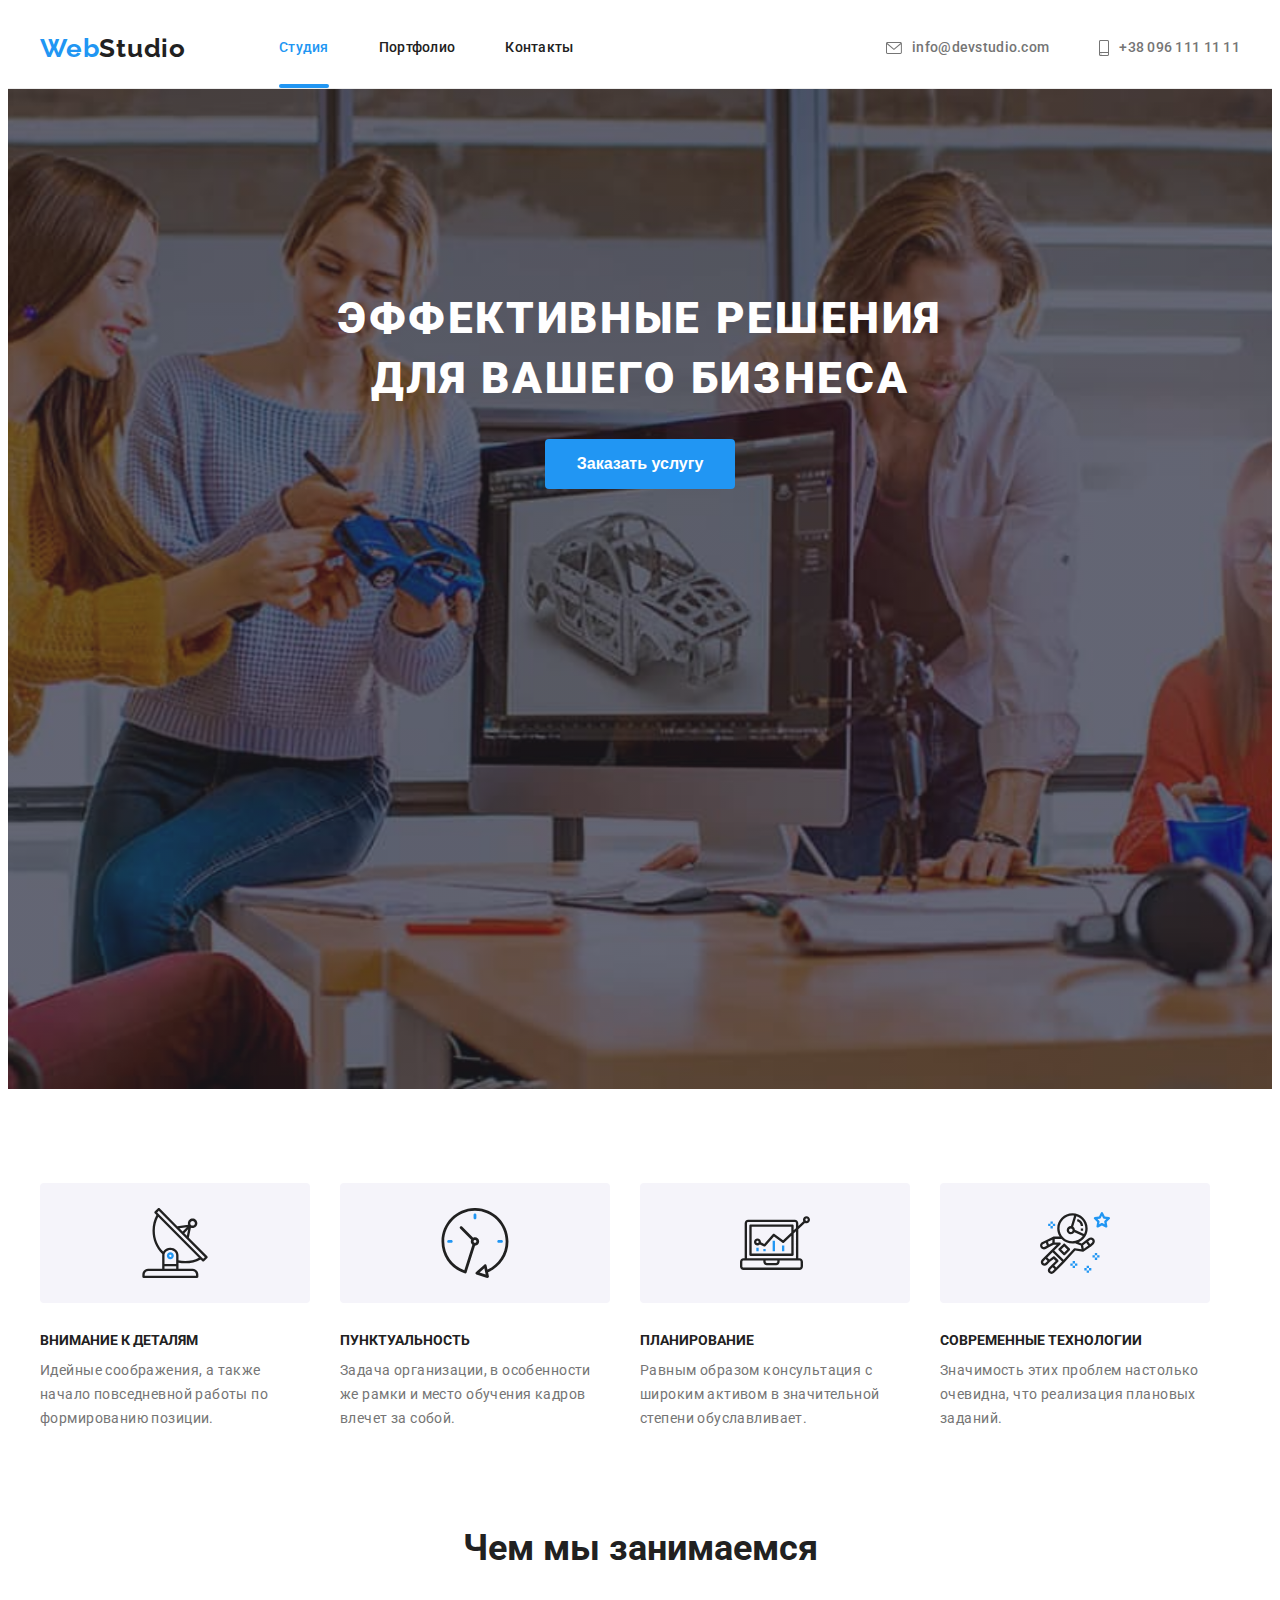
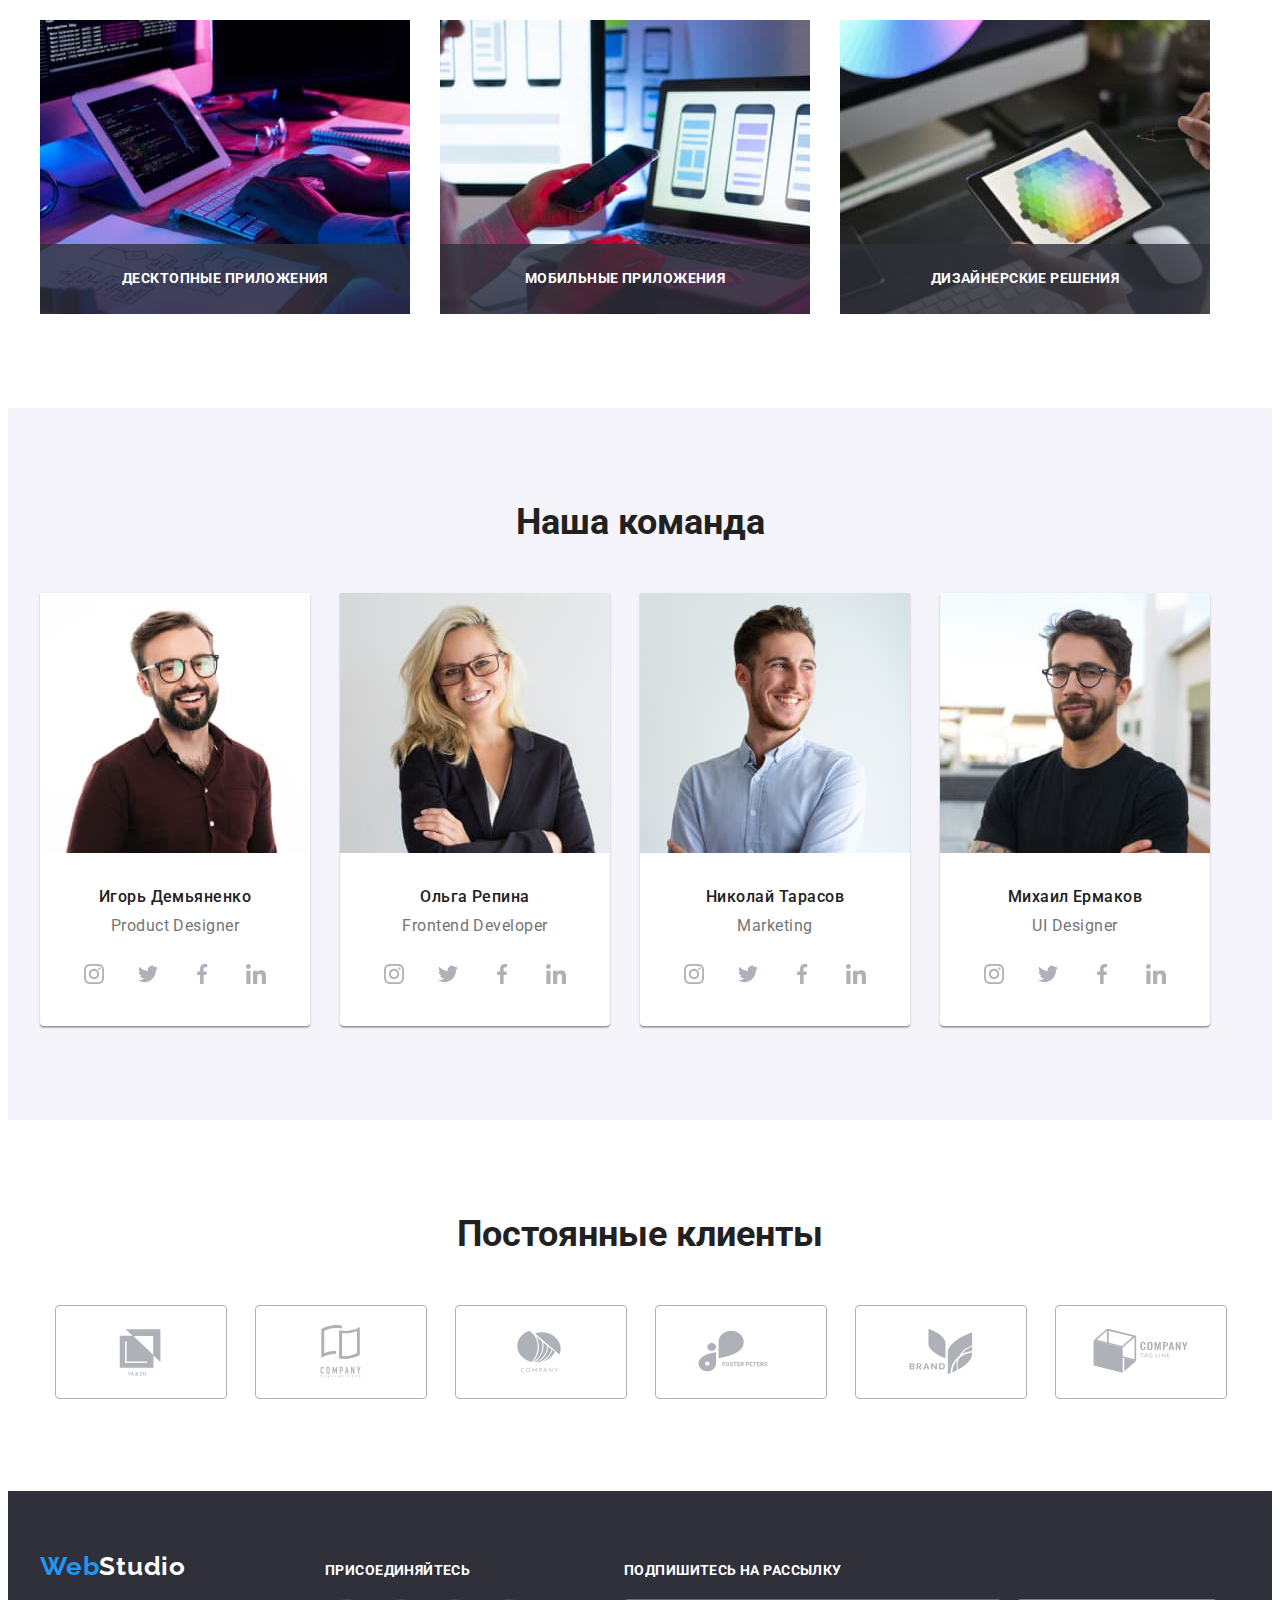
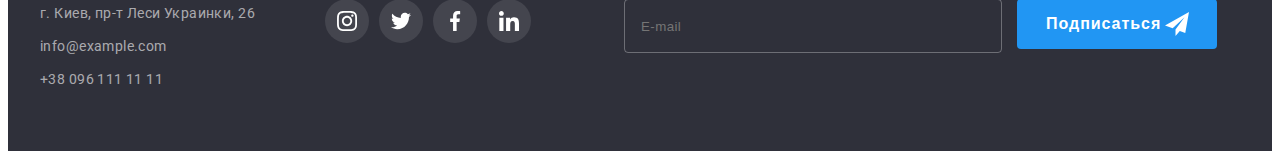
<file: index.html>
<!DOCTYPE html>
<html lang="ru">
<head>
  <meta charset="UTF-8">
  <meta http-equiv="X-UA-Compatible" content="IE=edge">
  <meta name="viewport" content="width=device-width, initial-scale=1.0" />
  <title>Студия</title>
  <link rel="preconnect" href="https://fonts.googleapis.com">
  <link rel="preconnect" href="https://fonts.gstatic.com" crossorigin>
  <link href="https://fonts.googleapis.com/css2?family=Oleo+Script&family=Raleway:wght@700&family=Roboto:wght@400;500;700;900&display=swap" rel="stylesheet">
  <link rel="stylesheet" href="https://cdnjs.cloudflare.com/ajax/libs/modern-normalize/1.1.0/modern-normalize.min.css"
    integrity="sha512-wpPYUAdjBVSE4KJnH1VR1HeZfpl1ub8YT/NKx4PuQ5NmX2tKuGu6U/JRp5y+Y8XG2tV+wKQpNHVUX03MfMFn9Q=="
    crossorigin="anonymous" referrerpolicy="no-referrer" />
    <link rel="stylesheet" href="./css/main.min.css" />
</head>
<body>
  <!-- Секция шапка / Page header -->
  <header class="header">
    <div class="container header__block">
      <nav class="header-menu">
        <a href="./" class="header-menu__logo">Web<span class="header-menu__logo--theme-black">Studio</span>
        </a>
        <ul class="header-menu__nav">
          <li class="header-menu__item"><a href="index.html" class="header-menu__link header-menu__link--current header-menu__link--current-decor">Студия</a></li>
          <li class="header-menu__item"><a href="portfolio.html" target="_self" class="header-menu__link">Портфолио</a></li>
          <li class="header-menu__item"><a href="" class="header-menu__link">Контакты</a></li>
        </ul>
      </nav>
      <ul class="header-contacts">
        <li class="header-contacts__item">
          <a href="mailto:imfo@devstudio.com" class="header-contacts__link">
            <svg class="header-contacts__img--envelope">
              <use href="./images/symbol-defs.svg#icon-envelope"></use>
            </svg>
            info@devstudio.com</a>
        </li>
        <li class="header-contacts__item"><a href="tel:+380961111111" class="header-contacts__link">
            <svg class="header-contacts__img--smartphone">
              <use href="./images/symbol-defs.svg#icon-smartphone"></use>
            </svg>
            +38 096 111 11 11</a>
        </li>
      </ul>
    </div>
  </header>
  <main>
    <!-- Секция герой / Hero section -->
    <section class="hero hero__overlay">
      <div class="container hero__block">
      <h1 class="hero__title">ЭФФЕКТИВНЫЕ РЕШЕНИЯ<br> ДЛЯ ВАШЕГО БИЗНЕСА</h1>
      <button type="button" class="hero__button" data-modal-open>Заказать услугу</button>
      </div>
    </section>
    <!-- Секция наши преимущества / Our advantages section -->
    <section class="section advantages-section">
      <div class="container advantages-section__block">
        <h2 class="visually-hidden advantages-section__title">Наши преимущества</h2>
        <ul class="advantages-section__list">
          <li class="advantages-section__card">
            <div class="advantages-section__icon">
              <svg width="70" height="70">
                <use href="./images/symbol-defs.svg#icon-antenna"></use>
              </svg>
            </div>
            <h3 class="advantages-section__sub-title">ВНИМАНИЕ К ДЕТАЛЯМ</h3>
            <p class="advantages-section__text">Идейные соображения, а также начало повседневной работы по формированию позиции.</p>
          </li>
          <li class="advantages-section__card">
            <div class="advantages-section__icon">
              <svg width="70" height="70">
                <use href="./images/symbol-defs.svg#icon-clock"></use>
              </svg>
            </div>
            <h3 class="advantages-section__sub-title">ПУНКТУАЛЬНОСТЬ</h3>
            <p class="advantages-section__text">Задача организации, в особенности же рамки и место обучения кадров влечет за собой.</p>
          </li>
          <li class="advantages-section__card">
            <div class="advantages-section__icon">
              <svg width="70" height="70">
                <use href="./images/symbol-defs.svg#icon-diagram"></use>
              </svg>
            </div>
            <h3 class="advantages-section__sub-title">ПЛАНИРОВАНИЕ</h3>
            <p class="advantages-section__text">Равным образом консультация с широким активом в значительной степени обуславливает.</p>
          </li>
          <li class="advantages-section__card">
            <div class="advantages-section__icon">
              <svg width="70" height="70">
                <use href="./images/symbol-defs.svg#icon-astronaut"></use>
              </svg>
            </div>
            <h3 class="advantages-section__sub-title">СОВРЕМЕННЫЕ ТЕХНОЛОГИИ</h3>
            <p class="advantages-section__text">Значимость этих проблем настолько очевидна, что реализация плановых заданий.
            </p>
          </li>
        </ul>
      </div>
    </section>
    <!-- Секция чем мы занимаемся / What we do section -->
    <section class="section work-section">
      <div class="container work-section__block">
        <h2 class="work-section__title">Чем мы занимаемся</h2>
          <ul class="work-section__list">
            <li class="work-section__card">
              <img class="work-section__img" src="./images/img.jpg" width="370" alt="keyboard">
              <div class="work-section__overlay">ДЕСКТОПНЫЕ ПРИЛОЖЕНИЯ</div>
            </li>
            <li class="work-section__card">
              <img class="work-section__img" src="./images/img(1).jpg" width="370" alt="notebook">
              <div class="work-section__overlay">МОБИЛЬНЫЕ ПРИЛОЖЕНИЯ</div>
            </li>
            <li class="work-section__card">
              <img class="work-section__img" src="./images/img(2).jpg" width="370" alt="ipad">
              <div class="work-section__overlay">ДИЗАЙНЕРСКИЕ РЕШЕНИЯ</div>
            </li>
          </ul>
        </div>
      </section>
    <!-- Секция команда / Team section -->
    <section class="section team-section">
      <div class="container team-section__block">
        <h2 class="team-section__title">Наша команда</h2>
        <ul class="team-section__list">
          <li class="staff-card">
            <img class="staff-card__img" src="./images/img(3).jpg" width="270" alt="product designer">
            <div class="staff-card__text-block">
              <h3 class="staff-card__name">Игорь Демьяненко</h3>
              <p class="staff-card__position">Product Designer</p>
              <ul class="social-net">
                <li class="social-net__item">
                  <a href="" class="social-net__link">
                    <svg class="social-net__svg" width="20" height="20">
                      <use href="./images/symbol-defs.svg#icon-instagram"></use>
                    </svg>
                  </a>
                </li>
                <li class="social-net__item">
                  <a href="" class="social-net__link">
                    <svg class="social-net__svg" width="20" height="20">
                      <use href="./images/symbol-defs.svg#icon-twitter"></use>
                    </svg>
                  </a>
                </li>
                <li class="social-net__item">
                  <a href="" class="social-net__link">
                    <svg class="social-net__svg" width="20" height="20">
                      <use href="./images/symbol-defs.svg#icon-facebook"></use>
                    </svg>
                  </a>
                </li>
                <li class="social-net__item">
                  <a href="" class="social-net__link">
                    <svg class="social-net__svg" width="20" height="20">
                      <use href="./images/symbol-defs.svg#icon-linkedin"></use>
                    </svg>
                  </a>
                </li>
              </ul>
            </div>
          </li>
          <li class="staff-card">
            <img class="staff-card__img"src="./images/img(4).jpg" width="270" alt="frontend developer">
            <div class="staff-card__text-block">
              <h3 class="staff-card__name">Ольга Репина</h3>
              <p class="staff-card__position">Frontend Developer</p>
              <ul class="social-net">
                <li class="social-net__item">
                  <a href="" class="social-net__link">
                    <svg class="social-net__svg" width="20" height="20">
                      <use href="./images/symbol-defs.svg#icon-instagram"></use>
                    </svg>
                  </a>
                </li>
                <li class="social-net__item">
                  <a href="" class="social-net__link">
                    <svg class="social-net__svg" width="20" height="20">
                      <use href="./images/symbol-defs.svg#icon-twitter"></use>
                    </svg>
                  </a>
                </li>
                <li class="social-net__item">
                  <a href="" class="social-net__link">
                    <svg class="social-net__svg" width="20" height="20">
                      <use href="./images/symbol-defs.svg#icon-facebook"></use>
                    </svg>
                  </a>
                </li>
                <li class="social-net__item">
                  <a href="" class="social-net__link">
                    <svg class="social-net__svg" width="20" height="20">
                      <use href="./images/symbol-defs.svg#icon-linkedin"></use>
                    </svg>
                  </a>
                </li>
              </ul>
            </div>
          </li>
          <li class="staff-card">
            <img class="staff-card__img" src="./images/img(5).jpg" width="270" alt="marketing">
            <div class="staff-card__text-block">
              <h3 class="staff-card__name">Николай Тарасов</h3>
              <p class="staff-card__position">Marketing</p>
              <ul class="social-net">
                <li class="social-net__item">
                  <a href="" class="social-net__link">
                    <svg class="social-net__svg" width="20" height="20">
                      <use href="./images/symbol-defs.svg#icon-instagram"></use>
                    </svg>
                  </a>
                </li>
                <li class="social-net__item">
                  <a href="" class="social-net__link">
                    <svg class="social-net__svg" width="20" height="20">
                      <use href="./images/symbol-defs.svg#icon-twitter"></use>
                    </svg>
                  </a>
                </li>
                <li class="social-net__item">
                  <a href="" class="social-net__link">
                    <svg class="social-net__svg" width="20" height="20">
                      <use href="./images/symbol-defs.svg#icon-facebook"></use>
                    </svg>
                  </a>
                </li>
                <li class="social-net__item">
                  <a href="" class="social-net__link">
                    <svg class="social-net__svg" width="20" height="20">
                      <use href="./images/symbol-defs.svg#icon-linkedin"></use>
                    </svg>
                  </a>
                </li>
              </ul>
            </div>
          </li>
          <li class="staff-card">
            <img class="staff-card__img" src="./images/img(6).jpg" width="270" alt="ui designer">
            <div class="staff-card__text-block">
              <h3 class="staff-card__name">Михаил Ермаков</h3>
              <p class="staff-card__position">UI Designer</p>
              <ul class="social-net">
                <li class="social-net__item">
                  <a href="" class="social-net__link">
                    <svg class="social-net__svg" width="20" height="20">
                      <use href="./images/symbol-defs.svg#icon-instagram"></use>
                    </svg>
                  </a>
                </li>
                <li class="social-net__item">
                  <a href="" class="social-net__link">
                    <svg class="social-net__svg" width="20" height="20">
                      <use href="./images/symbol-defs.svg#icon-twitter"></use>
                    </svg>
                  </a>
                </li>
                <li class="social-net__item">
                  <a href="" class="social-net__link">
                    <svg class="social-net__svg" width="20" height="20">
                      <use href="./images/symbol-defs.svg#icon-facebook"></use>
                    </svg>
                  </a>
                </li>
                <li class="social-net__item">
                  <a href="" class="social-net__link">
                    <svg class="social-net__svg" width="20" height="20">
                      <use href="./images/symbol-defs.svg#icon-linkedin"></use>
                    </svg>
                  </a>
                </li>
              </ul>
            </div>
          </li>
        </ul>
      </div>
    </section>
        <!-- Секция наши клиенты / Our clients section -->
        <section class="section clients-section">
          <div class="container clients-section__block">
            <h2 class="clients-section__title">Постоянные клиенты</h2>
            <ul class="clients-section__list">
              <li class="clients-card">
                <a href="" class="clients-card__link">
                  <svg class="clients-card__svg" width="106" height="60">
                    <use href="./images/symbol-defs.svg#icon-logo1"></use>
                  </svg>
                </a>
              </li>
              <li class="clients-card">
                <a href="" class="clients-card__link">
                  <svg class="clients-card__svg width="106" height="60">
                    <use href="./images/symbol-defs.svg#icon-logo2"></use>
                  </svg>
                </a>
              </li>
              <li class="clients-card">
                <a href="" class="clients-card__link">
                  <svg class="clients-card__svg width="106" height="60">
                    <use href="./images/symbol-defs.svg#icon-logo3"></use>
                  </svg>
                </a>
              </li>
              <li class="clients-card">
                <a href="" class="clients-card__link">
                  <svg class="clients-card__svg width="106" height="60">
                    <use href="./images/symbol-defs.svg#icon-logo4"></use>
                  </svg>
                </a>
              </li>
              <li class="clients-card">
                <a href="" class="clients-card__link">
                  <svg class="clients-card__svg width="106" height="60">
                    <use href="./images/symbol-defs.svg#icon-logo5"></use>
                  </svg>
                </a>
              </li>
              <li class="clients-card">
                <a href="" class="clients-card__link">
                  <svg class="clients-card__svg width="106" height="60">
                    <use href="./images/symbol-defs.svg#icon-logo6"></use>
                  </svg>
                </a>
              </li>
            </ul>
          </div>
        </section>
  </main>
  <!-- Футер / Footer -->
  <footer class="footer">
    <div class="container footer__block">
      <div class="footer-menu">
      <a href="./" class="footer-menu__logo">Web<span class="footer-menu__logo--theme-white">Studio</span>
      </a>
      <address class="footer-contacts">
        <ul class="footer-contacts__block">
          <li class="footer-contacts__item">
            <a class="footer-contacts__link" href="https://www.google.com/maps/place/%D0%B1%D1%83%D0%BB%D1%8C%D0%B2%D0%B0%D1%80+%D0%9B%D0%B5%D1%81%D1%96+%D0%A3%D0%BA%D1%80%D0%B0%D1%97%D0%BD%D0%BA%D0%B8,+26,+%D0%9A%D0%B8%D1%97%D0%B2,+02000/@50.424964,30.5396898,15.5z/data=!4m13!1m7!3m6!1s0x40d4cf0e033ecbe9:0x57a4dffefec77da0!2z0LHRg9C70YzQstCw0YAg0JvQtdGB0ZYg0KPQutGA0LDRl9C90LrQuCwgMjYsINCa0LjRl9CyLCAwMjAwMA!3b1!8m2!3d50.4265807!4d30.5383859!3m4!1s0x40d4cf0e033ecbe9:0x57a4dffefec77da0!8m2!3d50.4265807!4d30.5383859">г. Киев, пр-т Леси Украинки, 26
            </a>
          </li>
          <li class="footer-contacts__item">
            <a  class="footer-contacts__link" href="mailto:info@example.com">info@example.com</a>
          </li>
          <li class="footer-contacts__item">
            <a  class="footer-contacts__link" href="tel:+380961111111">+38 096 111 11 11</a>
          </li>
        </ul>
      </address>
      </div>
      <!-- Footer social net / Футер соц сети -->
      <div class="footer-social-net__block">
        <h2 class="footer-social-net__title">ПРИСОЕДИНЯЙТЕСЬ</h2>
        <ul class="footer-social-net__list">
          <li class="footer-social-net__item">
            <a href="" class="footer-social-net__link">
              <svg width="20" height="20">
              <use href="./images/symbol-defs.svg#icon-instagram"></use>
              </svg>
            </a>
          </li>
          <li class="footer-social-net__item">
            <a href="" class="footer-social-net__link">
              <svg width="20" height="20">
              <use href="./images/symbol-defs.svg#icon-twitter"></use>
              </svg>
            </a>
          </li>
          <li class="footer-social-net__item">
            <a href="" class="footer-social-net__link">
              <svg width="20" height="20">
              <use href="./images/symbol-defs.svg#icon-facebook"></use>
              </svg>
            </a>
          </li>
          <li class="footer-social-net__item">
            <a href="" class="footer-social-net__link">
              <svg width="20" height="20">
              <use href="./images/symbol-defs.svg#icon-linkedin"></use>
              </svg>
            </a>
          </li>
        </ul>
      </div>
      <!-- Footer subsribe form / Футер секция подписка -->
      <form class="footer-subscribe">
        <h2 class="footer-subscribe__title">ПОДПИШИТЕСЬ НА РАССЫЛКУ</h2>
          <p class="footer-subscribe__item">
            <input type="email" class="footer-subscribe__input" placeholder="E-mail" name="mail" id="mail" />
              <button class="footer-subscribe__button" type="submit">Подписаться
              <svg class="footer-subscribe__svg--send" width="24" height="24">
              <use href="./images/symbol-defs.svg#icon-send"></use>
              </svg>
            </button>
          </p>
      </form>
    </div>
  </footer>
  <!-- Modal window section / Секция модальное окно -->
    <div class="backdrop backdrop__is-hidden" data-modal>
      <div class="modal">
        <button class="modal__button--close" data-modal-close>
          <svg width="20" height="20">
          <use href="./images/symbol-defs.svg#icon-close"></use>
          </svg>
        </button>
      <form class="modal-form">
        <div class="modal-form__text">Оставьте свои данные, мы вам перезвоним</div>
        <div class="modal-form__field">
          <label class="modal-form__label" for="name">Имя</label>
            <div class="modal-form__item">
              <input class="modal-form__input" type="text" name="name" id="name" />
              <svg class="modal-form__icon" width="18" height="18">
              <use href="./images/symbol-defs.svg#icon-person"></use>
              </svg>
            </div>
        </div>
        <div class="modal-form__field">
          <label class="modal-form__label" for="tel">Телефон</label>
            <div class="modal-form__item">
              <input class="modal-form__input" type="tel" name="tel" id="tel" />
              <svg class="modal-form__icon" width="18" height="18">
              <use href="./images/symbol-defs.svg#icon-phone"></use>
              </svg>
            </div>
        </div>
        <div class="modal-form__field">
          <label class="modal-form__label" for="mail-modal">Почта</label>
            <div class="modal-form__item">
              <input class="modal-form__input" type="email" name="mail" id="mail-modal" />
              <svg class="modal-form__icon" width="18" height="18">
              <use href="./images/symbol-defs.svg#icon-email"></use>
              </svg>
            </div>
        </div>
        <div>
          <div class="modal-form__field">
            <label class="modal-form__label" for="comment">Комментарий</label>
          </div>
          <div class="modal-form__item">
            <textarea class="modal-form__textarea" name="comment" id="comment" placeholder="Введите текст"></textarea>
          </div>
        </div>
      <div class="modal-form__submit-area">
        <div class="submit-area__item">
          <label class="submit-area__custom-checkbox" for="policy">
          <input class="submit-area__checkbox" type="checkbox" name="policy" value="policy" id="policy" />
          <span class="submit-area__checkbox-icon"></span>
          Соглашаюсь с рассылкой и принимаю&nbsp
          <a href="" class="submit-area__policy">Условия договора</a>
          </label>
        </div>
          <button class="submit-area__button" type="submit">Отправить</button>
      </div>
      </form>
      </div>
    </div>
  <script src="./js/modal.js"></script>
</body>
</html>
</file>
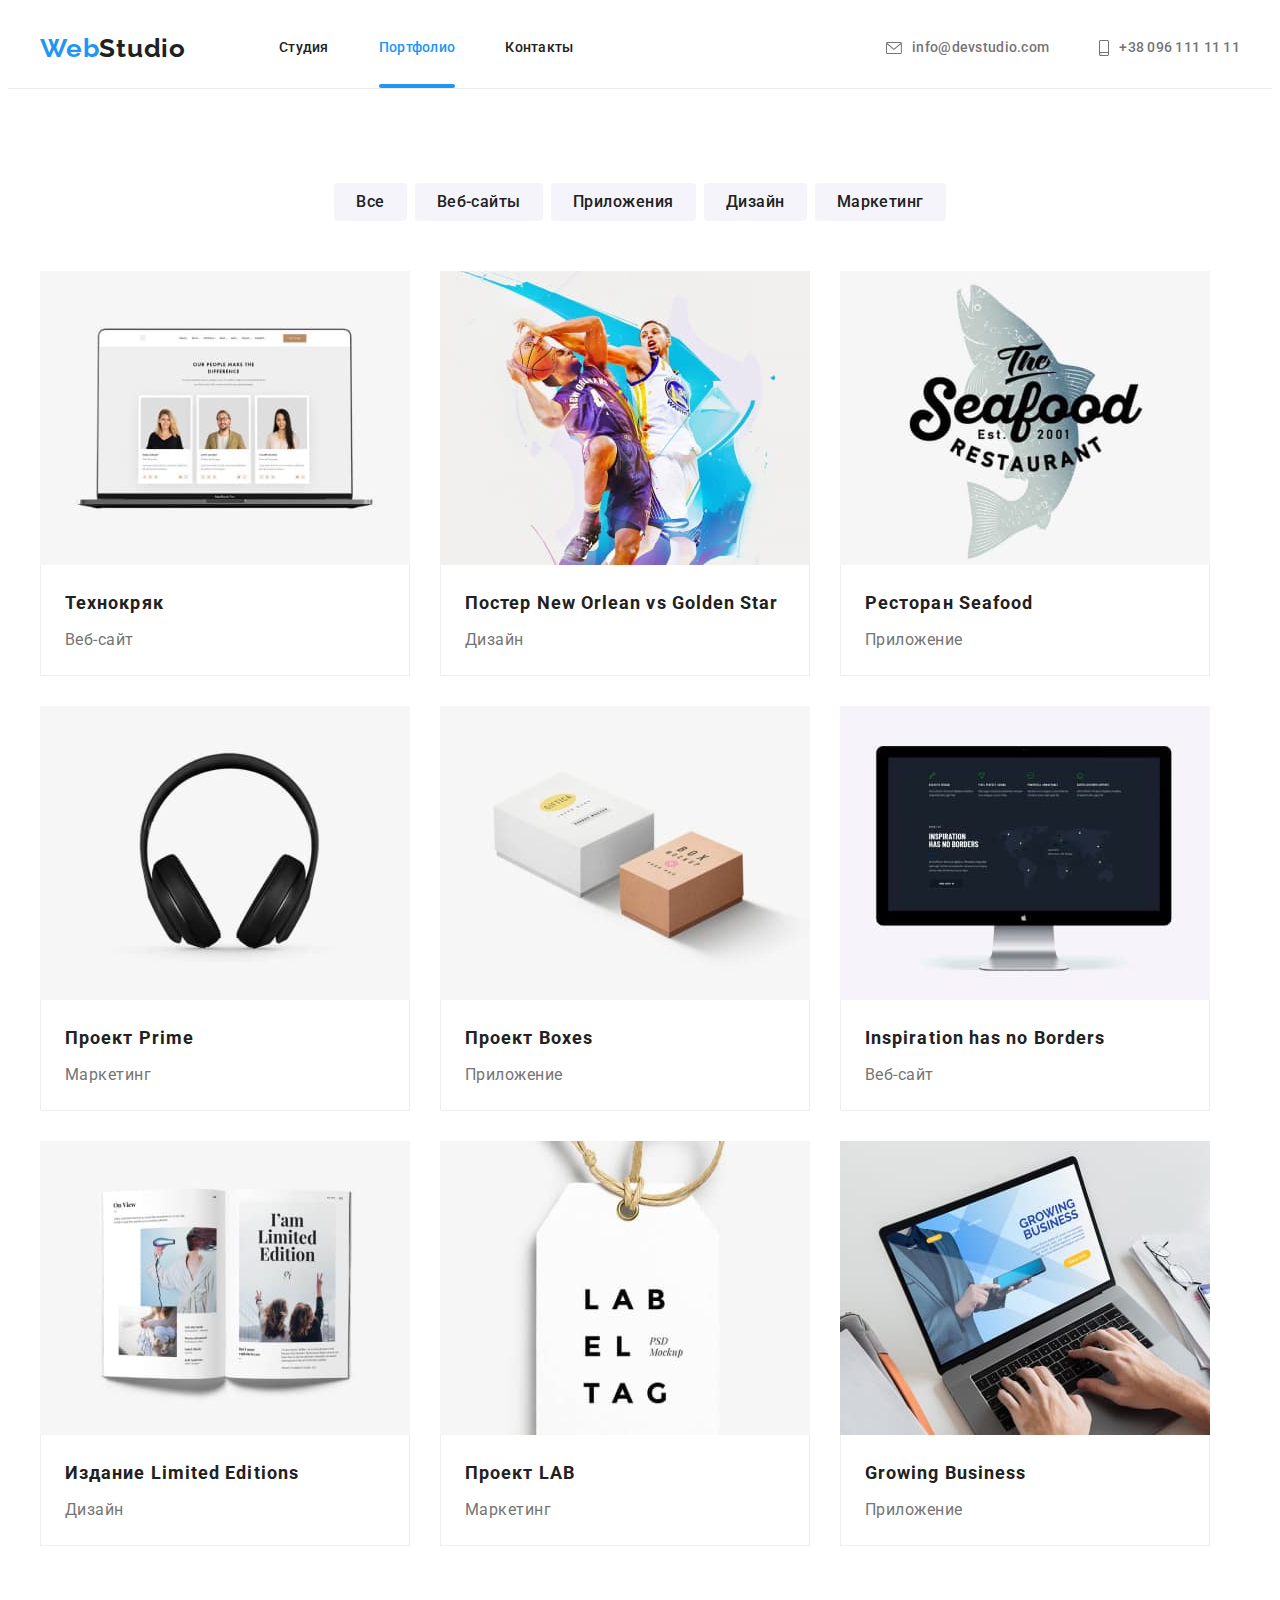
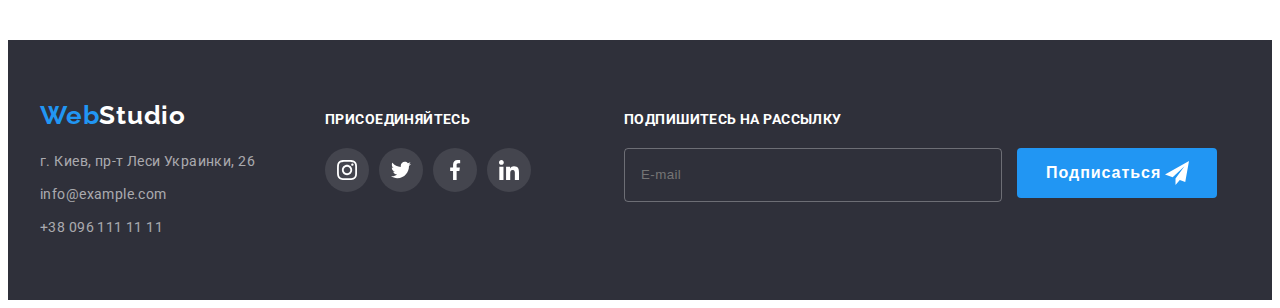
<file: portfolio.html>
<!DOCTYPE html>
<html lang="ru">
<head>
  <meta charset="UTF-8">
  <meta http-equiv="X-UA-Compatible" content="IE=edge">
  <meta name="viewport" content="width=device-width, initial-scale=1.0">
  <title>Студия</title>
  <link rel="preconnect" href="https://fonts.googleapis.com">
  <link rel="preconnect" href="https://fonts.gstatic.com" crossorigin>
  <link
    href="https://fonts.googleapis.com/css2?family=Oleo+Script&family=Raleway:wght@700&family=Roboto:wght@400;500;700;900&display=swap"
    rel="stylesheet">
  <link rel="stylesheet" href="https://cdnjs.cloudflare.com/ajax/libs/modern-normalize/1.1.0/modern-normalize.min.css"
    integrity="sha512-wpPYUAdjBVSE4KJnH1VR1HeZfpl1ub8YT/NKx4PuQ5NmX2tKuGu6U/JRp5y+Y8XG2tV+wKQpNHVUX03MfMFn9Q=="
    crossorigin="anonymous" referrerpolicy="no-referrer" />
  <link rel="stylesheet" href="./css/main.min.css" />
</head>
<body>
  <!-- Секция шапка / Page header -->
    <header class="header">
      <div class="container header__block">
        <nav class="header-menu">
          <a href="./" class="header-menu__logo">Web<span class="header-menu__logo--theme-black">Studio</span>
          </a>
          <ul class="header-menu__nav">
            <li class="header-menu__item"><a href="index.html" class="header-menu__link">Студия</a></li>
            <li class="header-menu__item"><a href="portfolio.html" target="_self" class="header-menu__link header-menu__link--current header-menu__link--current-decor">Портфолио</a></li>
            <li class="header-menu__item"><a href="" class="header-menu__link">Контакты</a></li>
          </ul>
        </nav>
        <ul class="header-contacts">
          <li class="header-contacts__item">
            <a href="mailto:imfo@devstudio.com" class="header-contacts__link">
              <svg class="header-contacts__img--envelope">
                <use href="./images/symbol-defs.svg#icon-envelope"></use>
              </svg>
              info@devstudio.com</a>
          </li>
          <li class="header-contacts__item"><a href="tel:+380961111111" class="header-contacts__link">
              <svg class="header-contacts__img--smartphone">
                <use href="./images/symbol-defs.svg#icon-smartphone"></use>
              </svg>
              +38 096 111 11 11</a>
          </li>
        </ul>
      </div>
    </header>
  <main>
      <!-- Герой -->
      <!-- Filters menu section / Секция фильтры меню -->
        <section class="gallery-section">
          <div class="gallery-section__block">
          <h1 class="gallery-section__text--hidden">Наши работы</h1>
          <ul class="gallery-section__filters-list">
            <li class="filters-list__item"><button type="button" class="filters-list__button">Все</button></li>
            <li class="filters-list__item"><button type="button" class="filters-list__button">Веб-сайты</button></li>
            <li class="filters-list__item"><button type="button" class="filters-list__button">Приложения</button></li>
            <li class="filters-list__item"><button type="button" class="filters-list__button">Дизайн</button></li>
            <li class="filters-list__item"><button type="button" class="filters-list__button">Маркетинг</button></li>
          </ul>
          <!-- Gallery styles section / Секция стилей галлереи -->
          <ul class="gallery-section__list">
            <li class="gallery-section__card">
              <a href="" class="card__link">
                <div class="card-image__overlay">
                  <img class="card__img" src="./images/img(7).jpg" width="370" alt="Веб-сайт">
              <div class="card-image__overlay-text">Технокряк это современная площадка распространения коронавируса. Компании используют эту платформу для цифрового
              шпионажа и атак на защищённые сервера конкурентов.</div>
                </div>
              <div class="card__name">
                <h2 class="card__title">Технокряк</h2>
                <p class="card__text">Веб-сайт</p>
              </div>
              </a>
            </li>
            <li class="gallery-section__card">
              <a href="" class="card__link">
                <div class="card-image__overlay">
                  <img class="card__img" src="./images/img(8).jpg" width="370" alt="Дизайн">
                    <div class="card-image__overlay-text">Lorem ipsum dolor sit amet consectetur adipisicing elit. Totam amet ipsam voluptates enim 
              voluptatibus quae sapiente unde sequi! Deserunt ab ex ad officiis blanditiis dicta.</div>
                </div>
                <div class="card__name">
                <h2 class="card__title">Постер New Orlean vs Golden Star</h2>
                <p class="card__text">Дизайн</p>
                </div>
              </a>
            </li>
            <li class="gallery-section__card">
              <a href="" class="card__link">
                <div class="card-image__overlay">
                  <img class="card__img" src="./images/img(9).jpg" width="370" alt="Приложение">
                    <div class="card-image__overlay-text">Lorem ipsum dolor sit amet consectetur adipisicing elit. Totam amet ipsam voluptates enim
              voluptatibus quae sapiente unde sequi! Deserunt ab ex ad officiis blanditiis dicta.</div>
                </div>
              <div class="card__name">
                <h2 class="card__title">Ресторан Seafood</h2>
                <p class="card__text">Приложение</p>
            </div>
            </a>
            </li>
            <li class="gallery-section__card">
              <a href="" class="card__link">
                <div class="card-image__overlay">
                  <img class="card__img" src="./images/img(10).jpg" width="370" alt="Маркетинг">
                    <div class="card-image__overlay-text">Lorem ipsum dolor sit amet consectetur adipisicing elit. Totam amet ipsam voluptates enim
              voluptatibus quae sapiente unde sequi! Deserunt ab ex ad officiis blanditiis dicta.</div>
                </div>
              <div class="card__name">
                <h2 class="card__title">Проект Prime</h2>
                <p class="card__text">Маркетинг</p>
              </div>
              </a>
            </li>
            <li class="gallery-section__card">
              <a href="" class="card__link">
                <div class="card-image__overlay">
                  <img class="card__img" src="./images/img(11).jpg" width="370" alt="Приложение">
                    <div class="card-image__overlay-text">Lorem ipsum dolor sit amet consectetur adipisicing elit. Totam amet ipsam voluptates enim
              voluptatibus quae sapiente unde sequi! Deserunt ab ex ad officiis blanditiis dicta.</div>
                </div>
              <div class="card__name">
                <h2 class="card__title">Проект Boxes</h2>
                <p class="card__text">Приложение</p>
              </div>
              </a>
            </li>
            <li class="gallery-section__card">
              <a href="" class="card__link">
                <div class="card-image__overlay">
                  <img class="card__img" src="./images/img(12).jpg" width="370" alt="Веб-сайт">
                    <div class="card-image__overlay-text">Lorem ipsum dolor sit amet consectetur adipisicing elit. Totam amet ipsam voluptates enim
              voluptatibus quae sapiente unde sequi! Deserunt ab ex ad officiis blanditiis dicta.</div>
                </div>
              <div class="card__name">
                <h2 class="card__title">Inspiration has no Borders</h2>
                <p class="card__text">Веб-сайт</p>
              </div>
              </a>
            </li>
            <li class="gallery-section__card">
              <a href="" class="card__link">
                <div class="card-image__overlay">
                  <img class="card__img" src="./images/img(13).jpg" width="370" alt="Дизайн">
                    <div class="card-image__overlay-text">Lorem ipsum dolor sit amet consectetur adipisicing elit. Totam amet ipsam voluptates enim
              voluptatibus quae sapiente unde sequi! Deserunt ab ex ad officiis blanditiis dicta.</div>
                </div>
              <div class="card__name">
                <h2 class="card__title">Издание Limited Editions</h2>
                <p class="card__text">Дизайн</p>
              </div>
              </a>
            </li>
            <li class="gallery-section__card">
              <a href="" class="card__link">
                <div class="card-image__overlay">
                  <img class="card__img" src="./images/img(14).jpg" width="370" alt="Маркетинг">
                    <div class="card-image__overlay-text">Lorem ipsum dolor sit amet consectetur adipisicing elit. Totam amet ipsam voluptates enim
              voluptatibus quae sapiente unde sequi! Deserunt ab ex ad officiis blanditiis dicta.</div>
                </div>
              <div class="card__name">
                <h2 class="card__title">Проект LAB</h2>
                <p class="card__text">Маркетинг</p>
              </div>
              </a>
            </li>
            <li class="gallery-section__card">
              <a href="" class="card__link">
                <div class="card-image__overlay">
                  <img class="card__img" src="./images/img(15).jpg" width="370" alt="Приложение">
              <div class="card-image__overlay-text">Lorem ipsum dolor sit amet consectetur adipisicing elit. Totam amet ipsam voluptates enim
              voluptatibus quae sapiente unde sequi! Deserunt ab ex ad officiis blanditiis dicta.</div>
                </div>
              <div class="card__name">
                <h2 class="card__title">Growing Business</h2>
                <p class="card__text">Приложение</p>
              </div>
              </a>
            </li>
          </ul>
          </div>
        </section>
    </main>
      <!-- Футер -->
      <footer class="footer">
        <div class="container footer__block">
          <div class="footer-menu">
            <a href="./" class="footer-menu__logo">Web<span class="footer-menu__logo--theme-white">Studio</span>
            </a>
            <address class="footer-contacts">
              <ul class="footer-contacts__block">
                <li class="footer-contacts__item">
                  <a class="footer-contacts__link"
                    href="https://www.google.com/maps/place/%D0%B1%D1%83%D0%BB%D1%8C%D0%B2%D0%B0%D1%80+%D0%9B%D0%B5%D1%81%D1%96+%D0%A3%D0%BA%D1%80%D0%B0%D1%97%D0%BD%D0%BA%D0%B8,+26,+%D0%9A%D0%B8%D1%97%D0%B2,+02000/@50.424964,30.5396898,15.5z/data=!4m13!1m7!3m6!1s0x40d4cf0e033ecbe9:0x57a4dffefec77da0!2z0LHRg9C70YzQstCw0YAg0JvQtdGB0ZYg0KPQutGA0LDRl9C90LrQuCwgMjYsINCa0LjRl9CyLCAwMjAwMA!3b1!8m2!3d50.4265807!4d30.5383859!3m4!1s0x40d4cf0e033ecbe9:0x57a4dffefec77da0!8m2!3d50.4265807!4d30.5383859">г.
                    Киев, пр-т Леси Украинки, 26
                  </a>
                </li>
                <li class="footer-contacts__item">
                  <a class="footer-contacts__link" href="mailto:info@example.com">info@example.com</a>
                </li>
                <li class="footer-contacts__item">
                  <a class="footer-contacts__link" href="tel:+380961111111">+38 096 111 11 11</a>
                </li>
              </ul>
            </address>
          </div>
          <!-- Footer social net / Футер соц сети -->
          <div class="footer-social-net__block">
            <h2 class="footer-social-net__title">ПРИСОЕДИНЯЙТЕСЬ</h2>
            <ul class="footer-social-net__list">
              <li class="footer-social-net__item">
                <a href="" class="footer-social-net__link">
                  <svg width="20" height="20">
                    <use href="./images/symbol-defs.svg#icon-instagram"></use>
                  </svg>
                </a>
              </li>
              <li class="footer-social-net__item">
                <a href="" class="footer-social-net__link">
                  <svg width="20" height="20">
                    <use href="./images/symbol-defs.svg#icon-twitter"></use>
                  </svg>
                </a>
              </li>
              <li class="footer-social-net__item">
                <a href="" class="footer-social-net__link">
                  <svg width="20" height="20">
                    <use href="./images/symbol-defs.svg#icon-facebook"></use>
                  </svg>
                </a>
              </li>
              <li class="footer-social-net__item">
                <a href="" class="footer-social-net__link">
                  <svg width="20" height="20">
                    <use href="./images/symbol-defs.svg#icon-linkedin"></use>
                  </svg>
                </a>
              </li>
            </ul>
          </div>
          <!-- Footer subsribe form / Футер секция подписка -->
          <form class="footer-subscribe">
            <h2 class="footer-subscribe__title">ПОДПИШИТЕСЬ НА РАССЫЛКУ</h2>
            <p class="footer-subscribe__item">
              <input type="email" class="footer-subscribe__input" placeholder="E-mail" name="mail" id="mail" />
              <button class="footer-subscribe__button" type="submit">Подписаться
                <svg class="footer-subscribe__svg--send" width="24" height="24">
                  <use href="./images/symbol-defs.svg#icon-send"></use>
                </svg>
              </button>
            </p>
          </form>
        </div>
      </footer>
</body>
</html>
</file>
<file: css/main.min.css>
.section{padding-top:94px;padding-bottom:94px}.container{padding-left:15px;padding-right:15px;margin-left:auto;margin-right:auto;width:1200px}a{text-decoration:none}h1,h2,h3,h4,h5,h6,p{margin:0;padding:0}ul{margin:0;padding:0;list-style:none}.advantages-section__title{margin-bottom:50px;text-align:center;font-weight:700;font-size:36px;line-height:1.16;color:var(--primary-text-color)}.advantages-section__list{display:flex}.advantages-section__card{position:relative}.advantages-section__card+.advantages-section__card{margin-left:30px}.advantages-section__icon{margin-bottom:30px;height:120px;display:flex;align-items:center;justify-content:center;background:var(--third-bg-color);border-radius:4px}.advantages-section__sub-title{margin-top:0;margin-bottom:10px;font-weight:700;font-size:14px;line-height:1.14;color:var(--primary-text-color)}.advantages-section__text{margin-top:0;margin-bottom:0;width:270px;height:75px;font-weight:400;font-size:14px;line-height:1.71;letter-spacing:0.03em;color:var(--secodary-text-color)}.clients-section__title{margin-bottom:50px;text-align:center;font-weight:700;font-size:36px;line-height:1.16;color:var(--primary-text-color)}.clients-section__list{display:flex;justify-content:center;align-items:center}.clients-card{margin-left:30px;width:170px;height:92px}.clients-card:first-child{margin-left:0px;width:170px;height:92px}.clients-card__link{width:100%;height:100%;display:flex;justify-content:center;align-items:center;border:1px solid var(--fifth-bg-color);fill:var(--fifth-bg-color);border-radius:4px;transition:border var(--transition-duration) var(--animation-timing),fill var(--transition-duration) var(--animation-timing)}.clients-card__link:hover,.clients-card__link:focus{border:1px solid var(--bg-color-effect);fill:var(--bg-color-effect);border-radius:4px;cursor:pointer}.footer{padding-top:60px;padding-bottom:60px;background-color:var(--secondary-bg-color)}.footer__block{align-items:baseline;display:flex}.footer-contacts{margin-top:20px}.footer-contacts__item{margin-top:9px}.footer-contacts__item:first-child{margin-top:0px}.footer-contacts__link{font-style:normal;font-weight:400;font-size:14px;line-height:1.71;letter-spacing:0.03em;color:var(--fourth-text-color);transition-property:color;transition-duration:var(--transition-duration);transition-timing-function:var(--animation-timing)}.footer-contacts__link:hover,.footer-contacts__link:focus{color:var(--fifth-text-color)}.footer-social-net__block{margin-left:70px}.footer-social-net__title{margin-bottom:20px;font-weight:700;font-size:14px;line-height:1.14;letter-spacing:0.03em;color:var(--fifth-text-color)}.footer-social-net__list{display:flex;align-items:center;justify-content:center}.footer-social-net__item{margin-right:10px}.footer-social-net__item:last-child{margin-right:0px}.footer-social-net__link{height:44px;width:44px;display:flex;align-items:center;justify-content:center;fill:var(--primary-bg-color);background-color:var(--sixth-bg-color);border-radius:50%;transition:background-color var(--transition-duration) var(--animation-timing)}.footer-social-net__link:hover,.footer-social-net__link:focus{background-color:var(--bg-color-effect);border-radius:50%}.footer-subscribe{margin-left:93px}.footer-subscribe__title{margin-bottom:20px;font-weight:700;font-size:14px;line-height:1.14;letter-spacing:0.03em;color:var(--fifth-text-color)}.footer-subscribe__item{display:flex}.footer-subscribe__input{letter-spacing:0.03em;padding-left:16px;margin-right:15px;width:358px;height:50px;background-color:inherit;border:1px solid rgba(255,255,255,0.3);border-radius:4px;color:var(--fifth-text-color)}.footer-subscribe__button{font-weight:700;font-size:16px;line-height:1.87;letter-spacing:0.06em;color:#ffffff;width:200px;height:50px;text-align:left;padding-left:29px;background-color:var(--bg-color-effect);border-radius:4px;border:transparent;cursor:pointer;position:relative;transition-property:box-shadow;transition-duration:var(--transition-duration);transition-timing-function:var(--animation-timing)}.footer-subscribe__button:hover,.footer-subscribe__button:focus{box-shadow:0px 4px 4px rgba(0,0,0,0.15)}.footer-subscribe__svg--send{position:absolute;top:13px;right:28px;fill:var(--fifth-text-color)}.gallery-section__text--hidden{position:absolute;width:1px;height:1px;margin:-1px;border:0;padding:0;white-space:nowrap;clip-path:inset(100%);clip:rect(0 0 0 0);overflow:hidden}.filters-list__button{border:transparent;padding-top:6px;padding-bottom:6px;padding-left:22px;padding-right:22px;background:var(--third-bg-color);border-radius:4px;font-family:inherit;font-weight:500;font-size:16px;line-height:1.62;text-align:center;letter-spacing:0.03em;color:var(--primary-text-color);transition:background-color var(--transition-duration) var(--animation-timing),color var(--transition-duration) var(--animation-timing),box-shadow var(--transition-duration) var(--animation-timing)}.filters-list__button:hover,.filters-list__button:focus{background:var(--bg-color-effect);color:var(--fifth-text-color);box-shadow:0px 3px 1px rgba(0,0,0,0.1),0px 1px 2px rgba(0,0,0,0.08),0px 2px 2px rgba(0,0,0,0.12);cursor:pointer}.gallery-section__filters-list{display:flex;margin-bottom:50px;justify-content:center}.filters-list__item{margin-right:8px}.filters-list__item:last-child{margin-right:0}.gallery-section{padding-top:94px;padding-bottom:94px}.gallery-section__block{padding-left:15px;padding-right:15px;margin-left:auto;margin-right:auto;width:1200px}.gallery-section__list{display:flex;flex-wrap:wrap}.gallery-section__card{margin-left:30px;margin-bottom:30px}.gallery-section__card:nth-child(1n+7){margin-bottom:0px}.gallery-section__card:nth-child(3n+1){margin-left:0}.card__link{transition:box-shadow var(--transition-duration) var(--animation-timing)}.card__link:hover,.card__link:focus{display:block;box-shadow:0px 1px 1px rgba(0,0,0,0.12),0px 4px 4px rgba(0,0,0,0.06),1px 4px 6px rgba(0,0,0,0.16)}.card__link:hover .card-image__overlay-text,.card__link:focus .card-image__overlay-text{transform:translateY(0);opacity:1}.card-image__overlay{position:relative;overflow:hidden}.card__img{display:block;max-width:100%;height:auto}.card-image__overlay-text{padding-top:63px;padding-right:24px;padding-bottom:63px;padding-left:24px;font-family:Roboto;font-style:normal;font-weight:400;font-size:18px;line-height:1.56;letter-spacing:0.03em;color:var(--fifth-text-color);position:absolute;width:370px;top:0;left:0;pointer-events:none;transform:translateY(100%);background-image:linear-gradient(to right, rgba(33,150,243,0.9), rgba(33,150,243,0.9));opacity:0;transition:opacity var(--transition-duration) var(--animation-timing),transform var(--transition-duration) var(--animation-timing)}.card__name{border-right:1px solid #eeeeee;border-bottom:1px solid #eeeeee;border-left:1px solid #eeeeee;padding-top:20px;padding-bottom:20px;padding-right:24px;padding-left:24px}.card__title{font-weight:700;font-size:18px;line-height:2;letter-spacing:0.06em;color:var(--primary-text-color)}.card__text{margin-top:4px;font-weight:400;font-size:16px;line-height:1.87;letter-spacing:0.03em;color:var(--secodary-text-color)}.header{border-bottom:1px solid #ececec}.header__block{display:flex}.header-menu{display:flex;align-items:center;justify-content:center}.header-menu__nav{display:flex;margin-left:93px}.header-menu__item{position:relative;margin-right:50px}.header-menu__item::after{position:absolute;bottom:0;content:"";display:block;width:0%;height:4px;background:var(--bg-color-effect);border-radius:2px;transition:width var(--transition-duration) var(--animation-timing)}.header-menu__item:hover::after,.header-menu__item:focus::after{width:100%}.header-menu__item:last-child{margin-right:0}.header-menu__link{display:block;padding-top:32px;padding-bottom:32px;font-weight:500;font-size:14px;line-height:1.14;letter-spacing:0.02em;color:var(--primary-text-color);transition-property:color;transition-duration:var(--transition-duration);transition-timing-function:var(--animation-timing)}.header-menu__link:hover,.header-menu__link:focus{color:var(--third-text-color)}.header-menu__link--current{position:relative;font-weight:500;font-size:14px;line-height:1.14;letter-spacing:0.02em;color:var(--third-text-color);transition:width var(--transition-duration) var(--animation-timing)}.header-menu__link--current::after{position:absolute;bottom:0;content:"";display:block;width:100%;height:4px;background:var(--bg-color-effect);border-radius:2px}.header-contacts{display:flex;margin-left:auto}.header-contacts__item{margin-right:0}.header-contacts__item+.header-contacts__item{margin-left:50px}.header-contacts__link{display:flex;align-items:center;justify-content:center;padding-top:32px;padding-bottom:32px;font-weight:500;font-size:14px;line-height:1.14;letter-spacing:0.02em;color:var(--secodary-text-color);transition-property:color;transition-duration:var(--transition-duration);transition-timing-function:var(--animation-timing)}.header-contacts__link:hover,.header-contacts__link:focus{font-weight:500;font-size:14px;line-height:1.14;letter-spacing:0.02em;color:var(--third-text-color)}.header-contacts__link:hover svg,.header-contacts__link:focus svg{fill:var(--bg-color-effect)}.header-contacts__img--envelope{margin-right:10px;width:16px;height:12px;fill:#757575}.header-contacts__img--smartphone{margin-right:10px;width:10px;height:16px;fill:#757575}.hero{padding-top:200px;padding-bottom:200px;background-color:var(--secondary-bg-color);text-align:center}.hero__overlay{max-width:1600px;height:600px;margin-left:auto;margin-right:auto;background-image:linear-gradient(to right, rgba(47,48,58,0.4), rgba(47,48,58,0.4)),url("../images/img(16).jpg");background-repeat:no-repeat;background-position:center;background-size:cover}.hero__title{margin-bottom:30px;font-weight:900;font-size:44px;line-height:1.36;text-align:center;letter-spacing:0.06em;text-transform:uppercase;color:var(--fifth-text-color)}.hero__button{padding-top:10px;padding-bottom:10px;padding-left:32px;padding-right:32px;color:var(--fifth-text-color);font-weight:700;font-size:16px;line-height:1.87;background:var(--bg-color-effect);border-radius:4px;border:transparent;transition-property:background-color;transition-duration:var(--transition-duration);transition-timing-function:var(--animation-timing)}.hero__button:hover,.hero__button:focus{background:var(--fourth-bg-color);box-shadow:0px 4px 4px rgba(0,0,0,0.15);cursor:pointer}.header-menu__logo{font-family:Raleway, sans-serif;font-weight:700;font-size:26px;line-height:1.17;letter-spacing:0.03em;color:var(--third-text-color)}.footer-menu__logo{font-family:Raleway, sans-serif;font-weight:700;font-size:26px;line-height:1.17;letter-spacing:0.03em;color:var(--third-text-color)}.header-menu__logo--theme-black{color:var(--primary-text-color)}.footer-menu__logo--theme-white{color:var(--fifth-text-color)}.modal-form{width:100%;height:100%;padding-top:40px;padding-right:39px;padding-bottom:40px;padding-left:41px;align-items:center}.modal-form__text{margin-bottom:12px;font-weight:700;font-size:20px;line-height:1.15;text-align:center;letter-spacing:0.03em;color:var(--primary-text-color)}.modal-form__field{display:flex;flex-direction:column;margin-bottom:10px}.modal-form__label{font-weight:400;font-size:12px;line-height:1.16;letter-spacing:0.01em;color:var(--secodary-text-color);margin-bottom:4px}.modal-form__item{display:flex;position:relative;align-items:center;justify-content:center}.modal-form__input{width:448px;height:40px;margin:0;line-height:1.14;letter-spacing:0.01em;padding-top:12px;padding-bottom:12px;padding-left:42px;border:1px solid rgba(33,33,33,0.2);border-radius:4px;transition:border var(--transition-duration) var(--animation-timing)}.modal-form__input:hover,.modal-form__input:focus{border:1px solid var(--bg-color-effect);cursor:pointer}.modal-form__input:hover+.modal-form__icon,.modal-form__input:focus+.modal-form__icon{fill:var(--bg-color-effect)}.modal-form__icon{position:absolute;top:11px;left:12px;transition:fill var(--transition-duration) var(--animation-timing)}.modal-form__textarea{width:448px;height:120px;resize:none;padding-top:12px;padding-right:16px;padding-bottom:12px;padding-left:16px;border:1px solid rgba(33,33,33,0.2);border-radius:4px}.modal-form__textarea:hover,.modal-form__textarea:focus{border:1px solid var(--bg-color-effect);cursor:pointer;transition:border var(--transition-duration) var(--animation-timing)}.submit-area__button{width:200px;height:50px;padding-top:10px;padding-right:55px;padding-bottom:10px;padding-left:56px;align-items:center;background:var(--fourth-bg-color);border:transparent;border-radius:4px;color:var(--fifth-text-color);transition:box-shadow var(--transition-duration) var(--animation-timing);cursor:pointer}.submit-area__button:hover,.submit-area__button:focus{box-shadow:0px 4px 4px rgba(0,0,0,0.15)}.modal-form__submit-area{display:flex;flex-direction:column;align-items:center;margin-top:20px}.submit-area__item{margin-bottom:30px;font-weight:400;font-size:14px;line-height:1.71;letter-spacing:0.03em;color:var(--secodary-text-color)}.submit-area__checkbox{appearance:none;position:absolute;transition:border-color var(--transition-duration) var(--animation-timing)}.submit-area__checkbox:checked+.submit-area__checkbox-icon{border-color:var(--bg-color-effect);background-color:var(--bg-color-effect);background-image:url(../images/icon-check.svg);background-origin:border-box;background-size:contain}.submit-area__checkbox:hover+.submit-area__checkbox-icon,.submit-area__checkbox:focus+.submit-area__checkbox-icon{border-color:var(--bg-color-effect)}.submit-area__custom-checkbox{display:flex;align-items:center;cursor:pointer}.submit-area__checkbox-icon{margin-right:8px;display:block;width:15px;height:15px;border:2px solid var(--primary-text-color);border-radius:2px;transition:border-color var(--transition-duration) var(--animation-timing),background-color var(--transition-duration) var(--animation-timing),background-image var(--transition-duration) var(--animation-timing)}.submit-area__policy{color:var(--third-text-color);text-decoration:underline;text-decoration-skip-ink:none}.backdrop{position:fixed;top:0;left:0;width:100%;height:100%;background-color:rgba(0,0,0,0.2);transition:background-color var(--transition-duration) var(--animation-timing),opacity var(--transition-duration) var(--animation-timing),box-shadow var(--transition-duration) var(--animation-timing)}.backdrop__is-hidden{opacity:0;pointer-events:none}.modal{display:block;position:absolute;top:50%;left:50%;transform:translate(-50%, -50%);width:528px;height:581px;background-color:#ffffff;box-shadow:0px 1px 3px rgba(0,0,0,0.12),0px 1px 1px rgba(0,0,0,0.14),0px 2px 1px rgba(0,0,0,0.2);border-radius:4px}.modal__button--close{display:flex;position:absolute;width:30px;height:30px;align-items:center;justify-content:center;top:8px;right:8px;background:#ffffff;border:1px solid rgba(0,0,0,0.1);border-radius:50%;cursor:pointer;transition:fill var(--transition-duration) var(--animation-timing)}.modal__button--close:hover,.modal__button--close:focus{fill:var(--bg-color-effect)}.team-section{background-color:var(--third-bg-color)}.team-section__title{margin-bottom:50px;text-align:center;font-weight:700;font-size:36px;line-height:1.16;color:var(--primary-text-color)}.team-section__list{display:flex}.staff-card{background-color:var(--primary-bg-color);box-shadow:0px 1px 3px rgba(0,0,0,0.12),0px 1px 1px rgba(0,0,0,0.14),0px 2px 1px rgba(0,0,0,0.2);border-radius:0px 0px 4px 4px}.staff-card+.staff-card{margin-left:30px}.staff-card__text-block{padding-top:30px;padding-bottom:30px}.staff-card__name{margin-bottom:0;text-align:center;font-weight:500;font-size:16px;line-height:1.19;letter-spacing:0.03em;color:var(--primary-text-color)}.staff-card__position{margin-top:10px;text-align:center;font-weight:400;font-size:16px;line-height:1.19;letter-spacing:0.03em;color:var(--secodary-text-color)}.social-net{display:flex;align-items:center;justify-content:center;margin-top:16px}.social-net__item{margin-right:10px}.social-net__item:last-child{margin-right:0px}.social-net__link{height:44px;width:44px;display:flex;align-items:center;justify-content:center;fill:var(--fifth-bg-color);background-color:var(--primary-bg-color);border-radius:50%;transition:background-color var(--transition-duration) var(--animation-timing),fill var(--transition-duration) var(--animation-timing)}.social-net__link:hover,.social-net__link:focus{fill:var(--primary-bg-color);background-color:var(--bg-color-effect);border-radius:50%}.work-section{padding-top:0}.work-section__title{margin-bottom:50px;text-align:center;font-weight:700;font-size:36px;line-height:1.16;color:var(--primary-text-color)}.work-section__list{display:flex}.work-section__card{position:relative}.work-section__card+.work-section__card{margin-left:30px}.work-section__overlay{display:flex;align-items:center;justify-content:center;font-weight:700;font-size:14px;line-height:1.14;letter-spacing:0.03em;color:#ffffff;position:absolute;width:100%;height:70px;bottom:0;left:0;background-image:linear-gradient(to right, rgba(47,48,58,0.8), rgba(47,48,58,0.8))}.work-section__img{display:block;max-width:100%;height:auto}.visually-hidden{position:absolute;width:1px;height:1px;margin:-1px;border:0;padding:0;white-space:nowrap;clip-path:inset(100%);clip:rect(0 0 0 0);overflow:hidden}:root{--primary-text-color: #212121;--secodary-text-color: #757575;--third-text-color: #2196f3;--fourth-text-color: rgba(255, 255, 255, 0.6);--fifth-text-color: #ffffff;--primary-bg-color: #ffffff;--secondary-bg-color: #2f303a;--bg-color-effect: #2196f3;--third-bg-color: #f5f4fa;--fourth-bg-color: #188ce8;--fifth-bg-color: #afb1b8;--sixth-bg-color: rgba(255, 255, 255, 0.1);--animation-timing: cubic-bezier(0.4, 0, 0.2, 1);--transition-duration: 250ms}body{font-family:Roboto, sans-serif;font-style:normal;color:var(--primary-text-color);background-color:var(--primary-bg-color)}
/*# sourceMappingURL=main.min.css.map */
</file>
